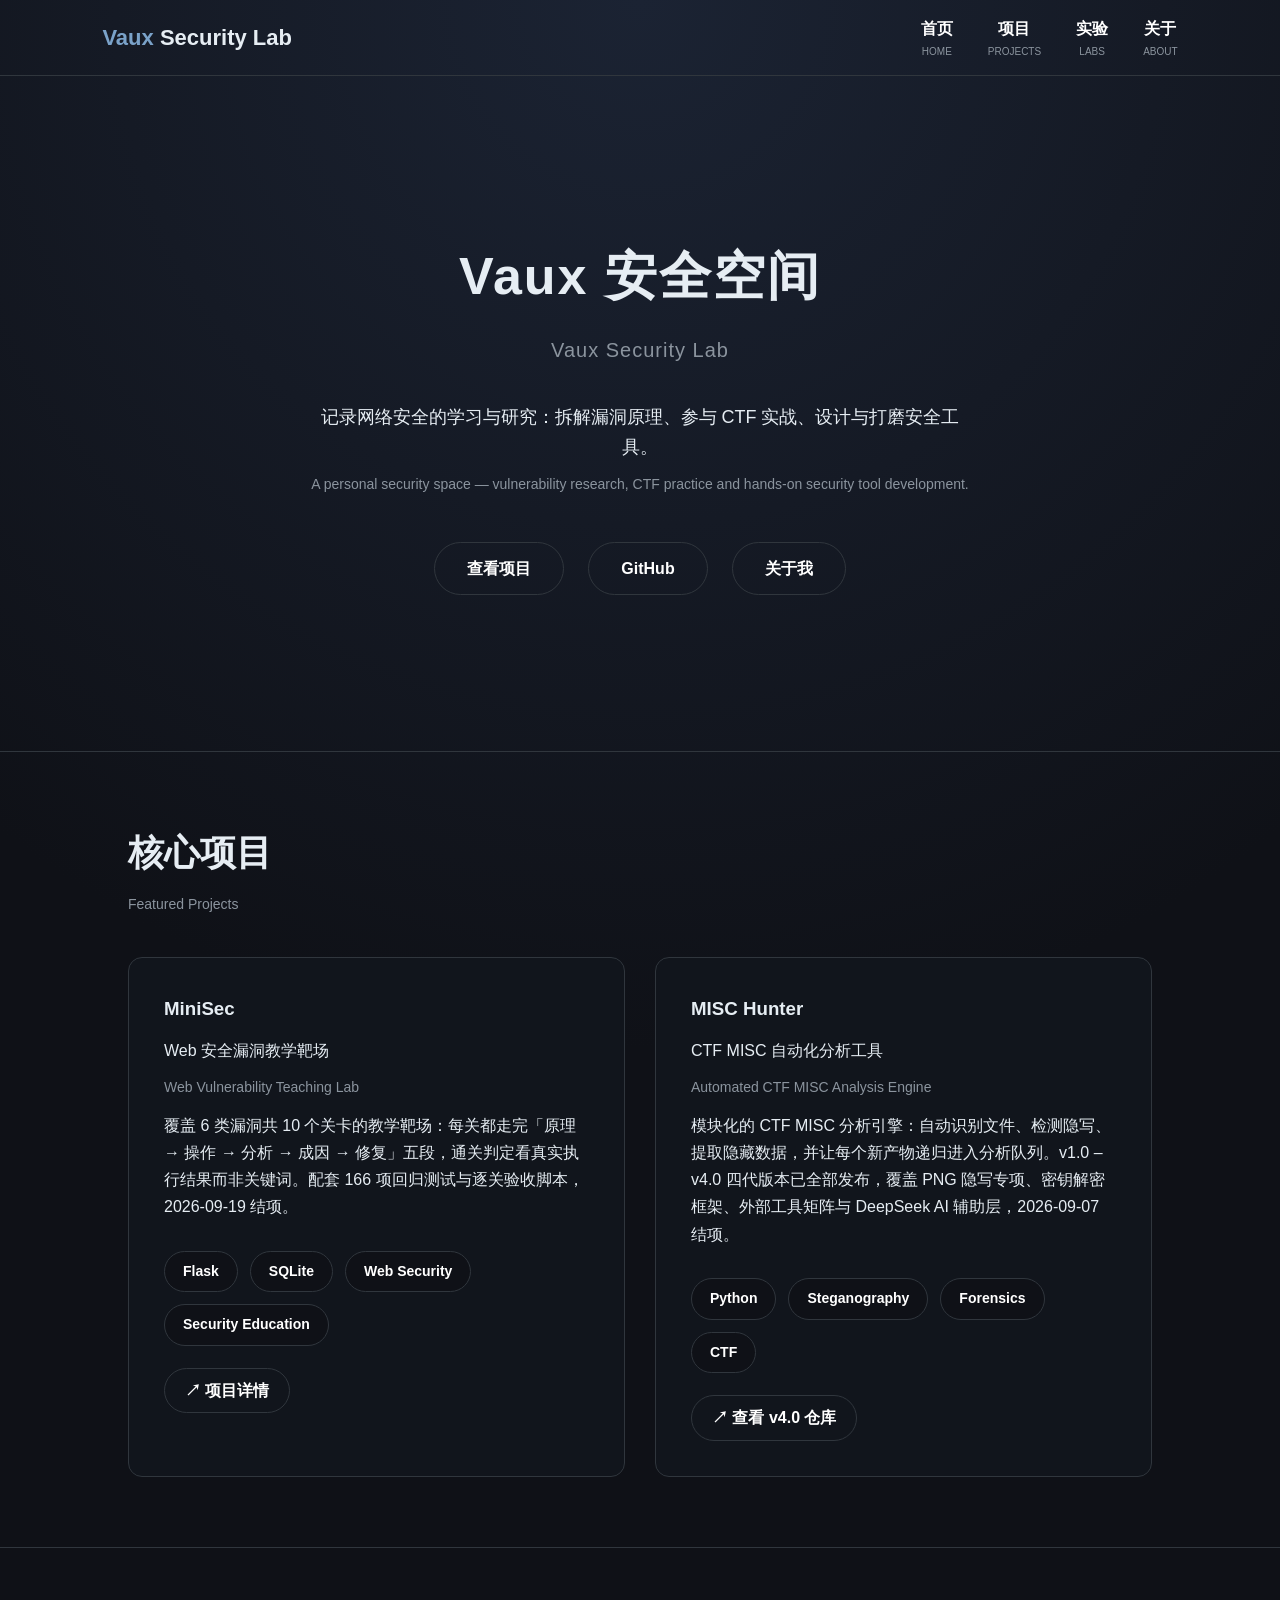
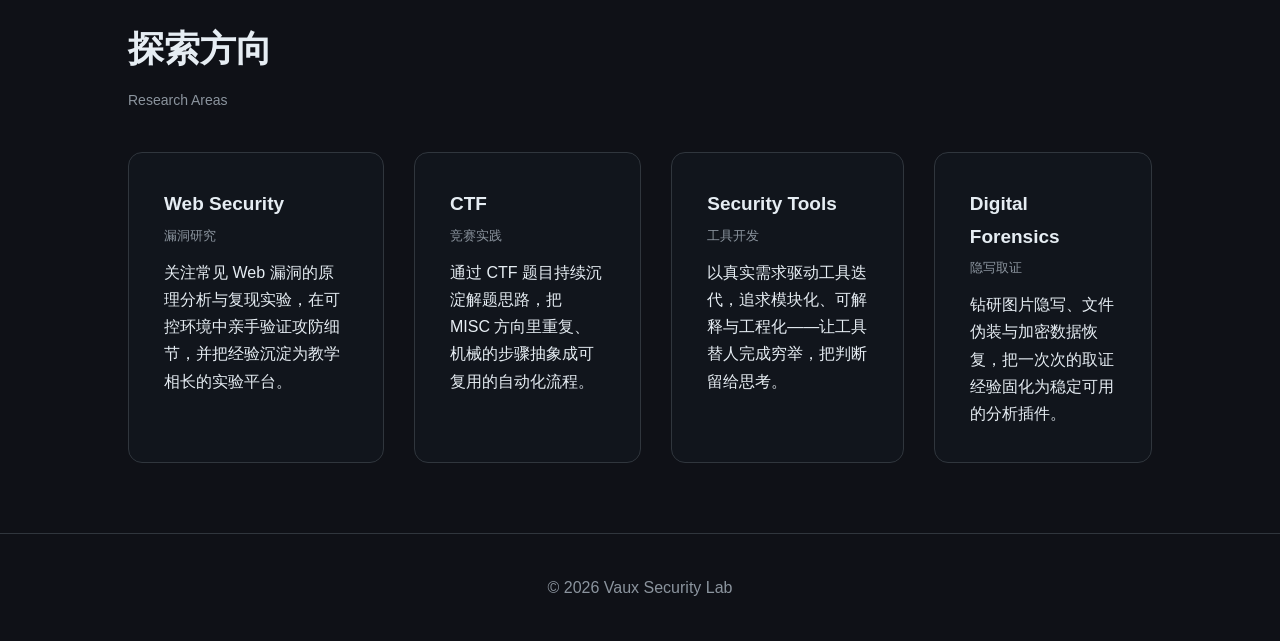
<file: index.html>
<!DOCTYPE html>
<html lang="zh-CN">

<head>

<meta charset="UTF-8">

<meta name="viewport" content="width=device-width, initial-scale=1.0">

<title>Vaux Security Lab</title>

<link rel="stylesheet" href="css/style.css">

</head>

<body>

<header class="navbar">

<div class="logo">

<span>Vaux</span> Security Lab

</div>

<nav>

<a href="index.html">首页<small>HOME</small></a>

<a href="projects.html">项目<small>PROJECTS</small></a>

<a href="labs.html">实验<small>LABS</small></a>

<a href="about.html">关于<small>ABOUT</small></a>

</nav>

</header>

<main>

<section class="hero">

<h1>Vaux 安全空间</h1>

<p class="english">Vaux Security Lab</p>

<p class="description">记录网络安全的学习与研究：拆解漏洞原理、参与 CTF 实战、设计与打磨安全工具。</p>

<p class="english-small">A personal security space — vulnerability research, CTF practice and hands-on security tool development.</p>

<div class="buttons">

<a href="projects.html">查看项目</a>

<a href="https://github.com/Vaux9527" target="_blank">GitHub</a>

<a href="about.html">关于我</a>

</div>

</section>

<section class="featured">

<h2>核心项目</h2>

<p class="english-small">Featured Projects</p>

<div class="project-list">

<div class="project">

<h3>MiniSec</h3>

<p>Web 安全漏洞教学靶场</p>

<p class="english-small">Web Vulnerability Teaching Lab</p>

<p>覆盖 6 类漏洞共 10 个关卡的教学靶场：每关都走完「原理 → 操作 → 分析 → 成因 → 修复」五段，通关判定看真实执行结果而非关键词。配套 166 项回归测试与逐关验收脚本，2026-09-19 结项。</p>

<div class="tech">

<span>Flask</span>

<span>SQLite</span>

<span>Web Security</span>

<span>Security Education</span>

</div>

<a class="project-action" href="projects.html">↗ 项目详情</a>

</div>

<div class="project">

<h3>MISC Hunter</h3>

<p>CTF MISC 自动化分析工具</p>

<p class="english-small">Automated CTF MISC Analysis Engine</p>

<p>模块化的 CTF MISC 分析引擎：自动识别文件、检测隐写、提取隐藏数据，并让每个新产物递归进入分析队列。v1.0 – v4.0 四代版本已全部发布，覆盖 PNG 隐写专项、密钥解密框架、外部工具矩阵与 DeepSeek AI 辅助层，2026-09-07 结项。</p>

<div class="tech">

<span>Python</span>

<span>Steganography</span>

<span>Forensics</span>

<span>CTF</span>

</div>

<a class="project-action" href="https://github.com/Vaux9527/MISC-Hunter-v4.0" target="_blank">↗ 查看 v4.0 仓库</a>

</div>

</div>

</section>

<section class="skills">

<h2>探索方向</h2>

<p class="english-small">Research Areas</p>

<div class="skill-list">

<div>

<h3>Web Security</h3>

<span>漏洞研究</span>

<p>关注常见 Web 漏洞的原理分析与复现实验，在可控环境中亲手验证攻防细节，并把经验沉淀为教学相长的实验平台。</p>

</div>

<div>

<h3>CTF</h3>

<span>竞赛实践</span>

<p>通过 CTF 题目持续沉淀解题思路，把 MISC 方向里重复、机械的步骤抽象成可复用的自动化流程。</p>

</div>

<div>

<h3>Security Tools</h3>

<span>工具开发</span>

<p>以真实需求驱动工具迭代，追求模块化、可解释与工程化——让工具替人完成穷举，把判断留给思考。</p>

</div>

<div>

<h3>Digital Forensics</h3>

<span>隐写取证</span>

<p>钻研图片隐写、文件伪装与加密数据恢复，把一次次的取证经验固化为稳定可用的分析插件。</p>

</div>

</div>

</section>

</main>

<footer>© 2026 Vaux Security Lab</footer>

<script src="js/main.js"></script>

</body>

</html>
</file>
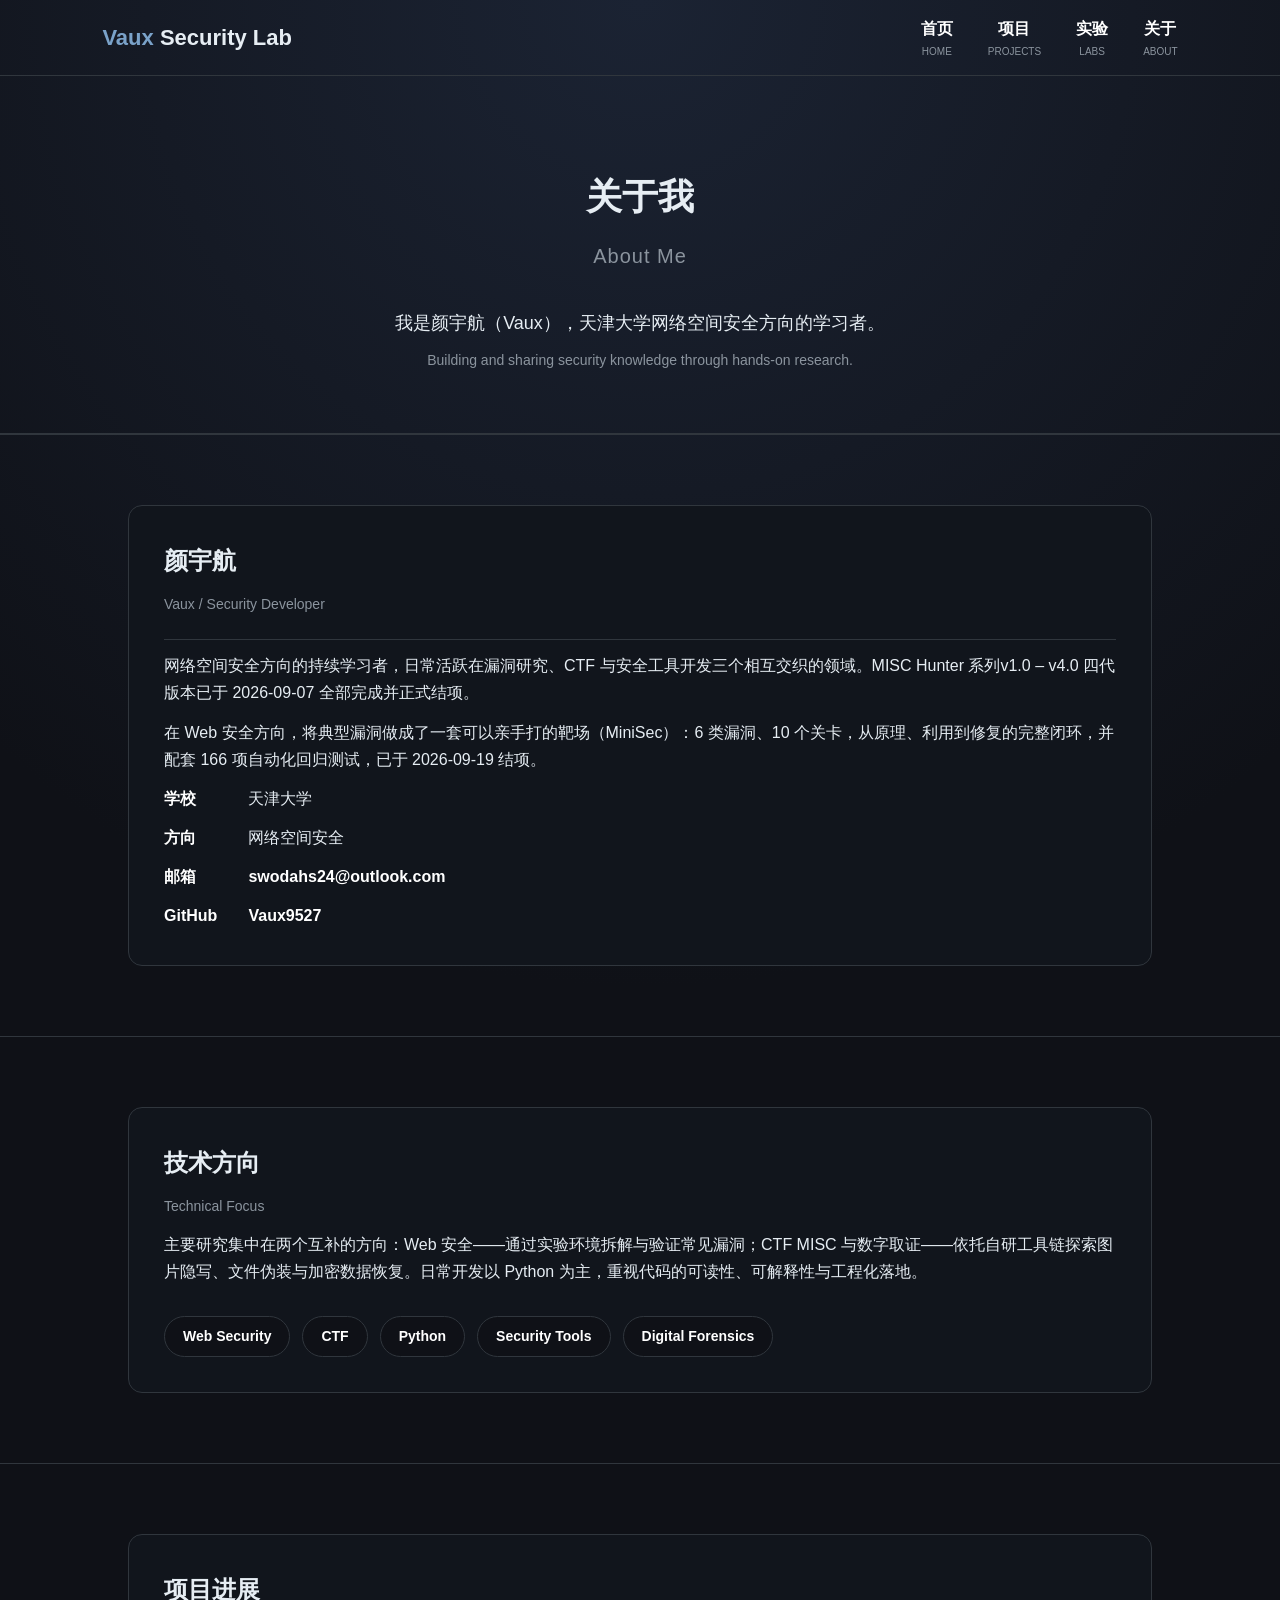
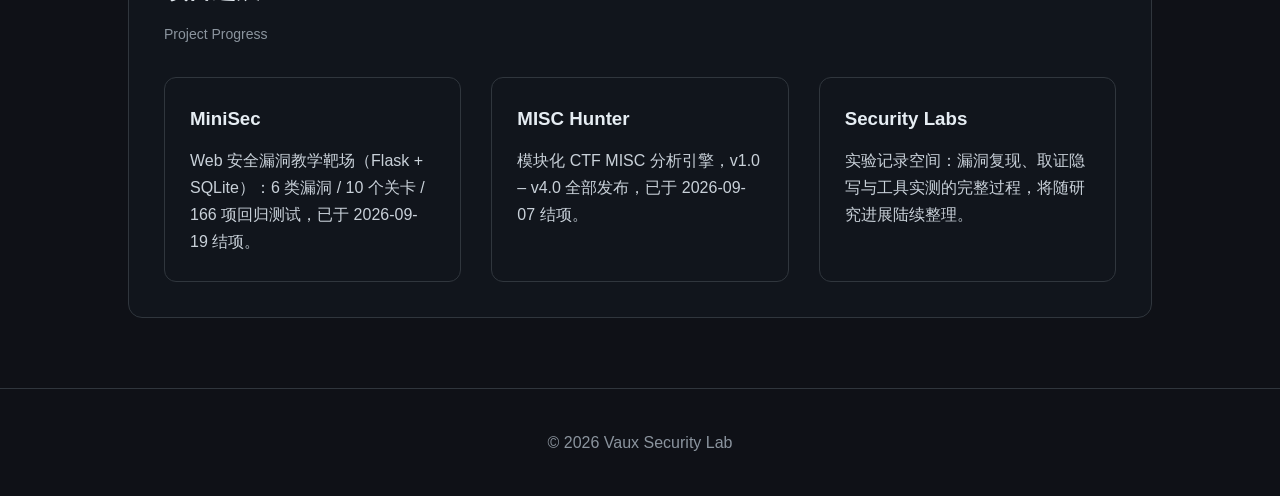
<file: about.html>
<!DOCTYPE html>
<html lang="zh-CN">

<head>

<meta charset="UTF-8">

<meta name="viewport" content="width=device-width, initial-scale=1.0">

<title>About | Vaux Security Lab</title>

<link rel="stylesheet" href="css/style.css">

</head>

<body>

<header class="navbar">

<div class="logo">

<span>Vaux</span> Security Lab

</div>

<nav>

<a href="index.html">首页<small>HOME</small></a>

<a href="projects.html">项目<small>PROJECTS</small></a>

<a href="labs.html">实验<small>LABS</small></a>

<a href="about.html">关于<small>ABOUT</small></a>

</nav>

</header>

<main>

<section class="page-header">

<h1>关于我</h1>

<p class="english">About Me</p>

<p class="description">我是颜宇航（Vaux），天津大学网络空间安全方向的学习者。</p>

<p class="english-small">Building and sharing security knowledge through hands-on research.</p>

</section>

<section class="about-section">

<div class="about-box">

<h2>颜宇航</h2>

<p class="english-small">Vaux / Security Developer</p>

<hr>

<p>网络空间安全方向的持续学习者，日常活跃在漏洞研究、CTF 与安全工具开发三个相互交织的领域。MISC Hunter 系列v1.0 – v4.0 四代版本已于 2026-09-07 全部完成并正式结项。</p>

<p>在 Web 安全方向，将典型漏洞做成了一套可以亲手打的靶场（MiniSec）：6 类漏洞、10 个关卡，从原理、利用到修复的完整闭环，并配套 166 项自动化回归测试，已于 2026-09-19 结项。</p>

<div class="info">

<p><strong>学校</strong> 天津大学</p>

<p><strong>方向</strong> 网络空间安全</p>

<p><strong>邮箱</strong> <a href="mailto:swodahs24@outlook.com">swodahs24@outlook.com</a></p>

<p><strong>GitHub</strong> <a href="https://github.com/Vaux9527" target="_blank">Vaux9527</a></p>

</div>

</div>

</section>

<section class="about-section">

<div class="about-box">

<h2>技术方向</h2>

<p class="english-small">Technical Focus</p>

<p>主要研究集中在两个互补的方向：Web 安全——通过实验环境拆解与验证常见漏洞；CTF MISC 与数字取证——依托自研工具链探索图片隐写、文件伪装与加密数据恢复。日常开发以 Python 为主，重视代码的可读性、可解释性与工程化落地。</p>

<div class="tech">

<span>Web Security</span>

<span>CTF</span>

<span>Python</span>

<span>Security Tools</span>

<span>Digital Forensics</span>

</div>

</div>

</section>

<section class="about-section">

<div class="about-box">

<h2>项目进展</h2>

<p class="english-small">Project Progress</p>

<div class="exploration">

<div>

<h3>MiniSec</h3>

<p>Web 安全漏洞教学靶场（Flask + SQLite）：6 类漏洞 / 10 个关卡 / 166 项回归测试，已于 2026-09-19 结项。</p>

</div>

<div>

<h3>MISC Hunter</h3>

<p>模块化 CTF MISC 分析引擎，v1.0 – v4.0 全部发布，已于 2026-09-07 结项。</p>

</div>

<div>

<h3>Security Labs</h3>

<p>实验记录空间：漏洞复现、取证隐写与工具实测的完整过程，将随研究进展陆续整理。</p>

</div>

</div>

</div>

</section>

</main>

<footer>© 2026 Vaux Security Lab</footer>

<script src="js/main.js"></script>

</body>

</html>
</file>
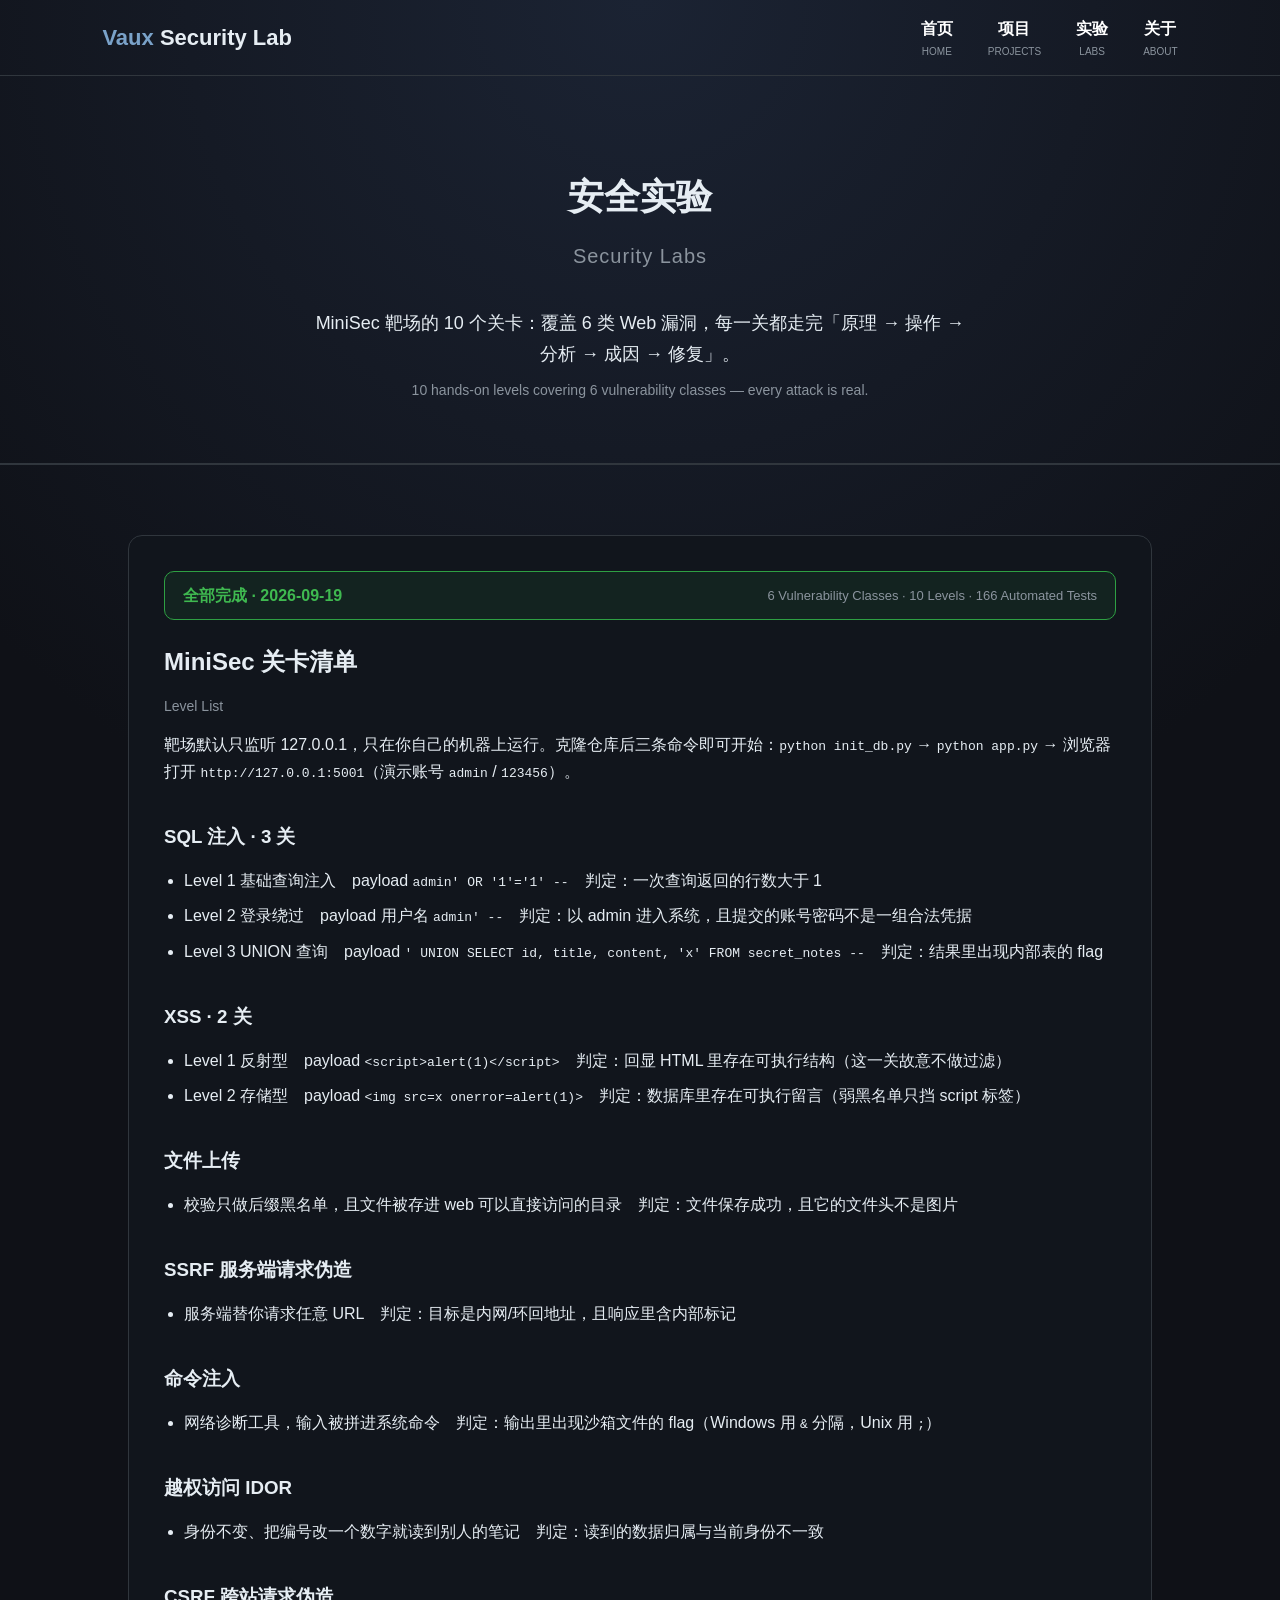
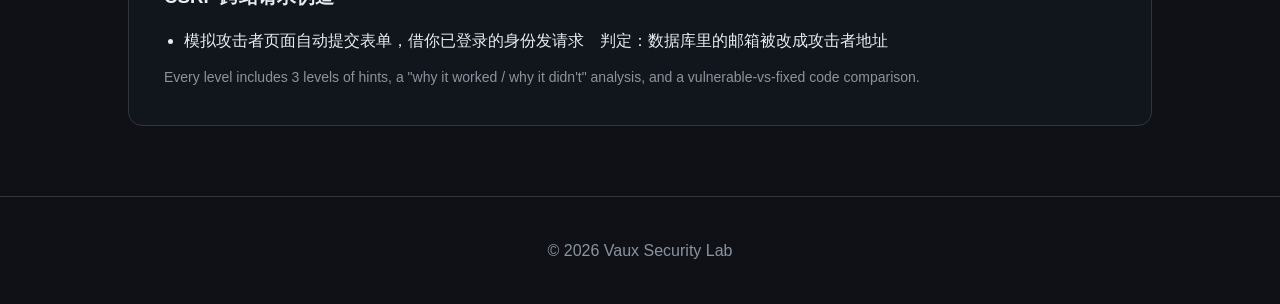
<file: labs.html>
<!DOCTYPE html>
<html lang="zh-CN">

<head>

<meta charset="UTF-8">

<meta name="viewport" content="width=device-width, initial-scale=1.0">

<title>Labs | Vaux Security Lab</title>

<link rel="stylesheet" href="css/style.css">

</head>

<body>

<header class="navbar">

<div class="logo">

<span>Vaux</span> Security Lab

</div>

<nav>

<a href="index.html">首页<small>HOME</small></a>

<a href="projects.html">项目<small>PROJECTS</small></a>

<a href="labs.html">实验<small>LABS</small></a>

<a href="about.html">关于<small>ABOUT</small></a>

</nav>

</header>

<main>

<section class="page-header">

<h1>安全实验</h1>

<p class="english">Security Labs</p>

<p class="description">MiniSec 靶场的 10 个关卡：覆盖 6 类 Web 漏洞，每一关都走完「原理 → 操作 → 分析 → 成因 → 修复」。</p>

<p class="english-small">10 hands-on levels covering 6 vulnerability classes — every attack is real.</p>

</section>

<section class="about-section">

<div class="about-box">

<div class="conclude">

<span class="cn">全部完成 · 2026-09-19</span>

<span class="en">6 Vulnerability Classes · 10 Levels · 166 Automated Tests</span>

</div>

<h2>MiniSec 关卡清单</h2>

<p class="english-small">Level List</p>

<p>靶场默认只监听 127.0.0.1，只在你自己的机器上运行。克隆仓库后三条命令即可开始：<code>python init_db.py</code> → <code>python app.py</code> → 浏览器打开 <code>http://127.0.0.1:5001</code>（演示账号 <code>admin</code> / <code>123456</code>）。</p>

<h3>SQL 注入 · 3 关</h3>

<ul>

<li>Level 1 基础查询注入　payload <code>admin' OR '1'='1' --</code>　判定：一次查询返回的行数大于 1</li>

<li>Level 2 登录绕过　payload 用户名 <code>admin' --</code>　判定：以 admin 进入系统，且提交的账号密码不是一组合法凭据</li>

<li>Level 3 UNION 查询　payload <code>' UNION SELECT id, title, content, 'x' FROM secret_notes --</code>　判定：结果里出现内部表的 flag</li>

</ul>

<h3>XSS · 2 关</h3>

<ul>

<li>Level 1 反射型　payload <code>&lt;script&gt;alert(1)&lt;/script&gt;</code>　判定：回显 HTML 里存在可执行结构（这一关故意不做过滤）</li>

<li>Level 2 存储型　payload <code>&lt;img src=x onerror=alert(1)&gt;</code>　判定：数据库里存在可执行留言（弱黑名单只挡 script 标签）</li>

</ul>

<h3>文件上传</h3>

<ul>

<li>校验只做后缀黑名单，且文件被存进 web 可以直接访问的目录　判定：文件保存成功，且它的文件头不是图片</li>

</ul>

<h3>SSRF 服务端请求伪造</h3>

<ul>

<li>服务端替你请求任意 URL　判定：目标是内网/环回地址，且响应里含内部标记</li>

</ul>

<h3>命令注入</h3>

<ul>

<li>网络诊断工具，输入被拼进系统命令　判定：输出里出现沙箱文件的 flag（Windows 用 <code>&amp;</code> 分隔，Unix 用 <code>;</code>）</li>

</ul>

<h3>越权访问 IDOR</h3>

<ul>

<li>身份不变、把编号改一个数字就读到别人的笔记　判定：读到的数据归属与当前身份不一致</li>

</ul>

<h3>CSRF 跨站请求伪造</h3>

<ul>

<li>模拟攻击者页面自动提交表单，借你已登录的身份发请求　判定：数据库里的邮箱被改成攻击者地址</li>

</ul>

<p class="english-small">Every level includes 3 levels of hints, a "why it worked / why it didn't" analysis, and a vulnerable-vs-fixed code comparison.</p>

</div>

</section>

</main>

<footer>© 2026 Vaux Security Lab</footer>

<script src="js/main.js"></script>

</body>

</html>
</file>
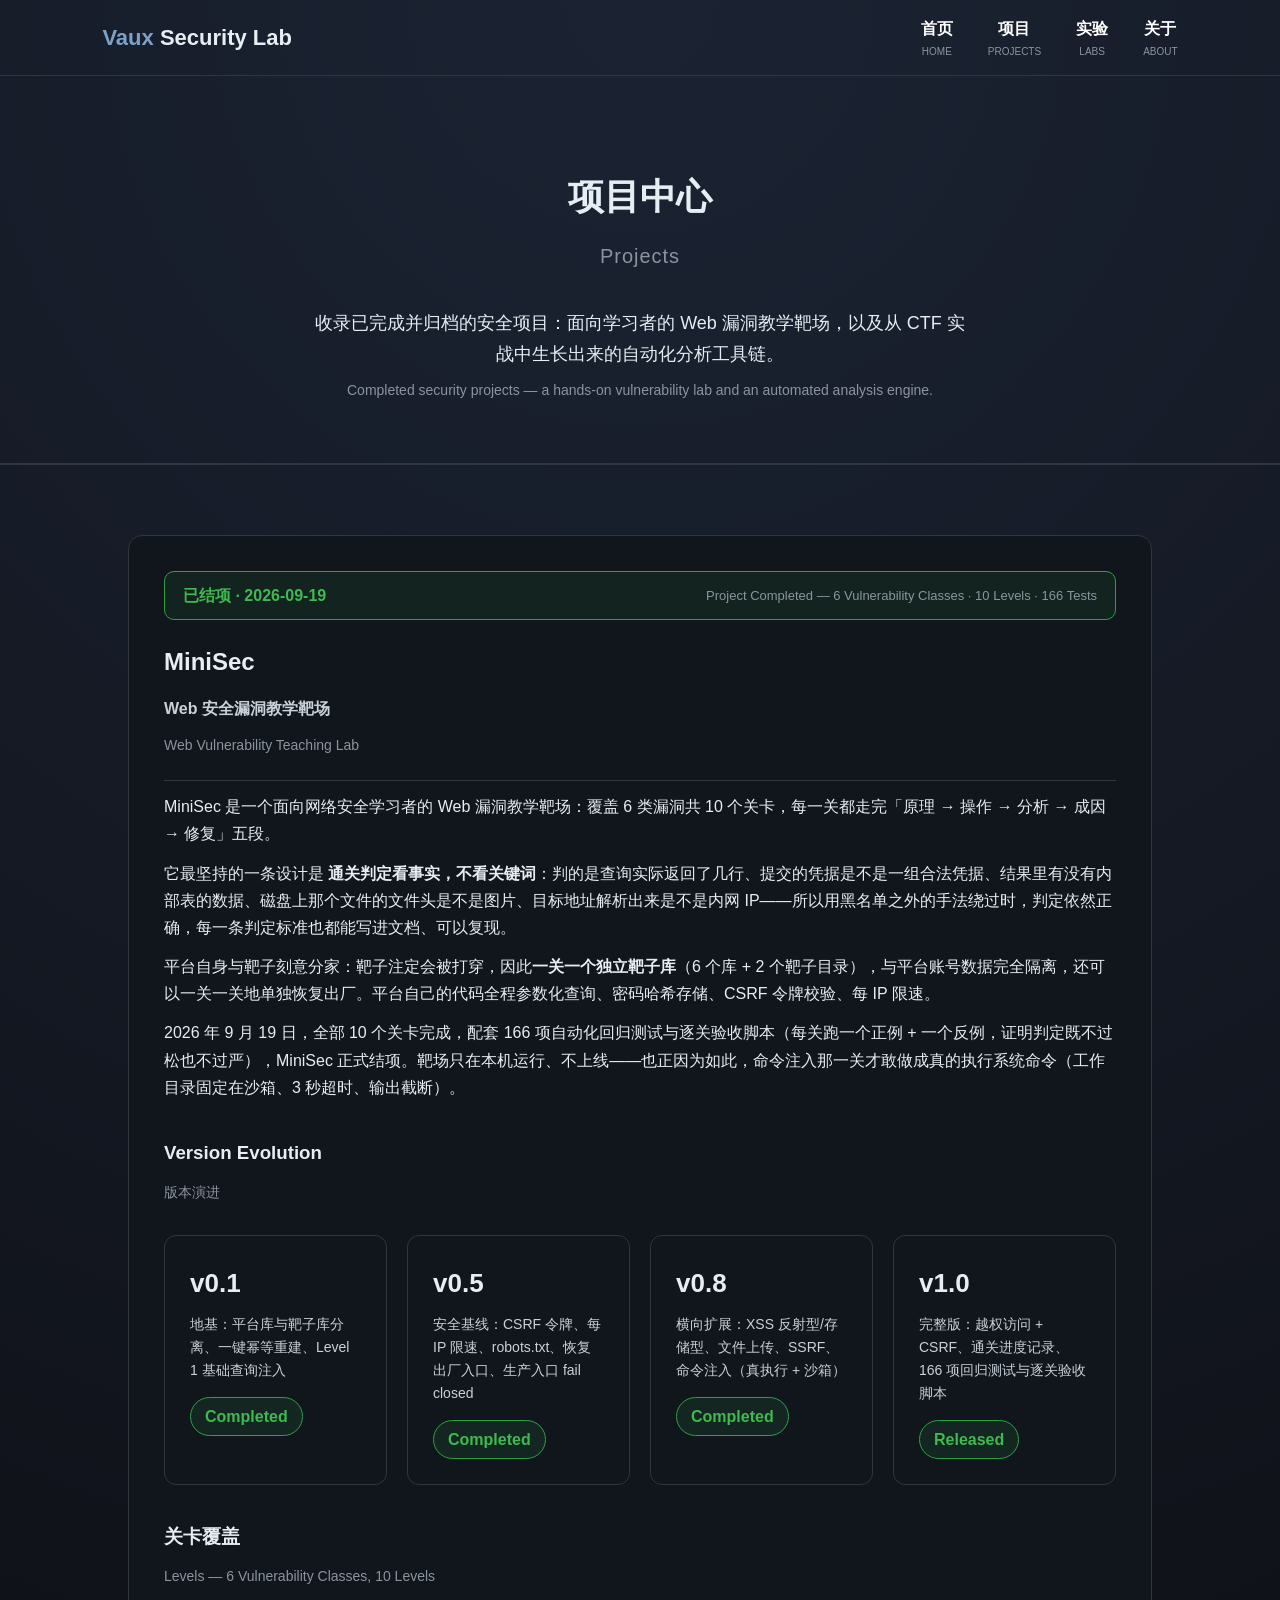
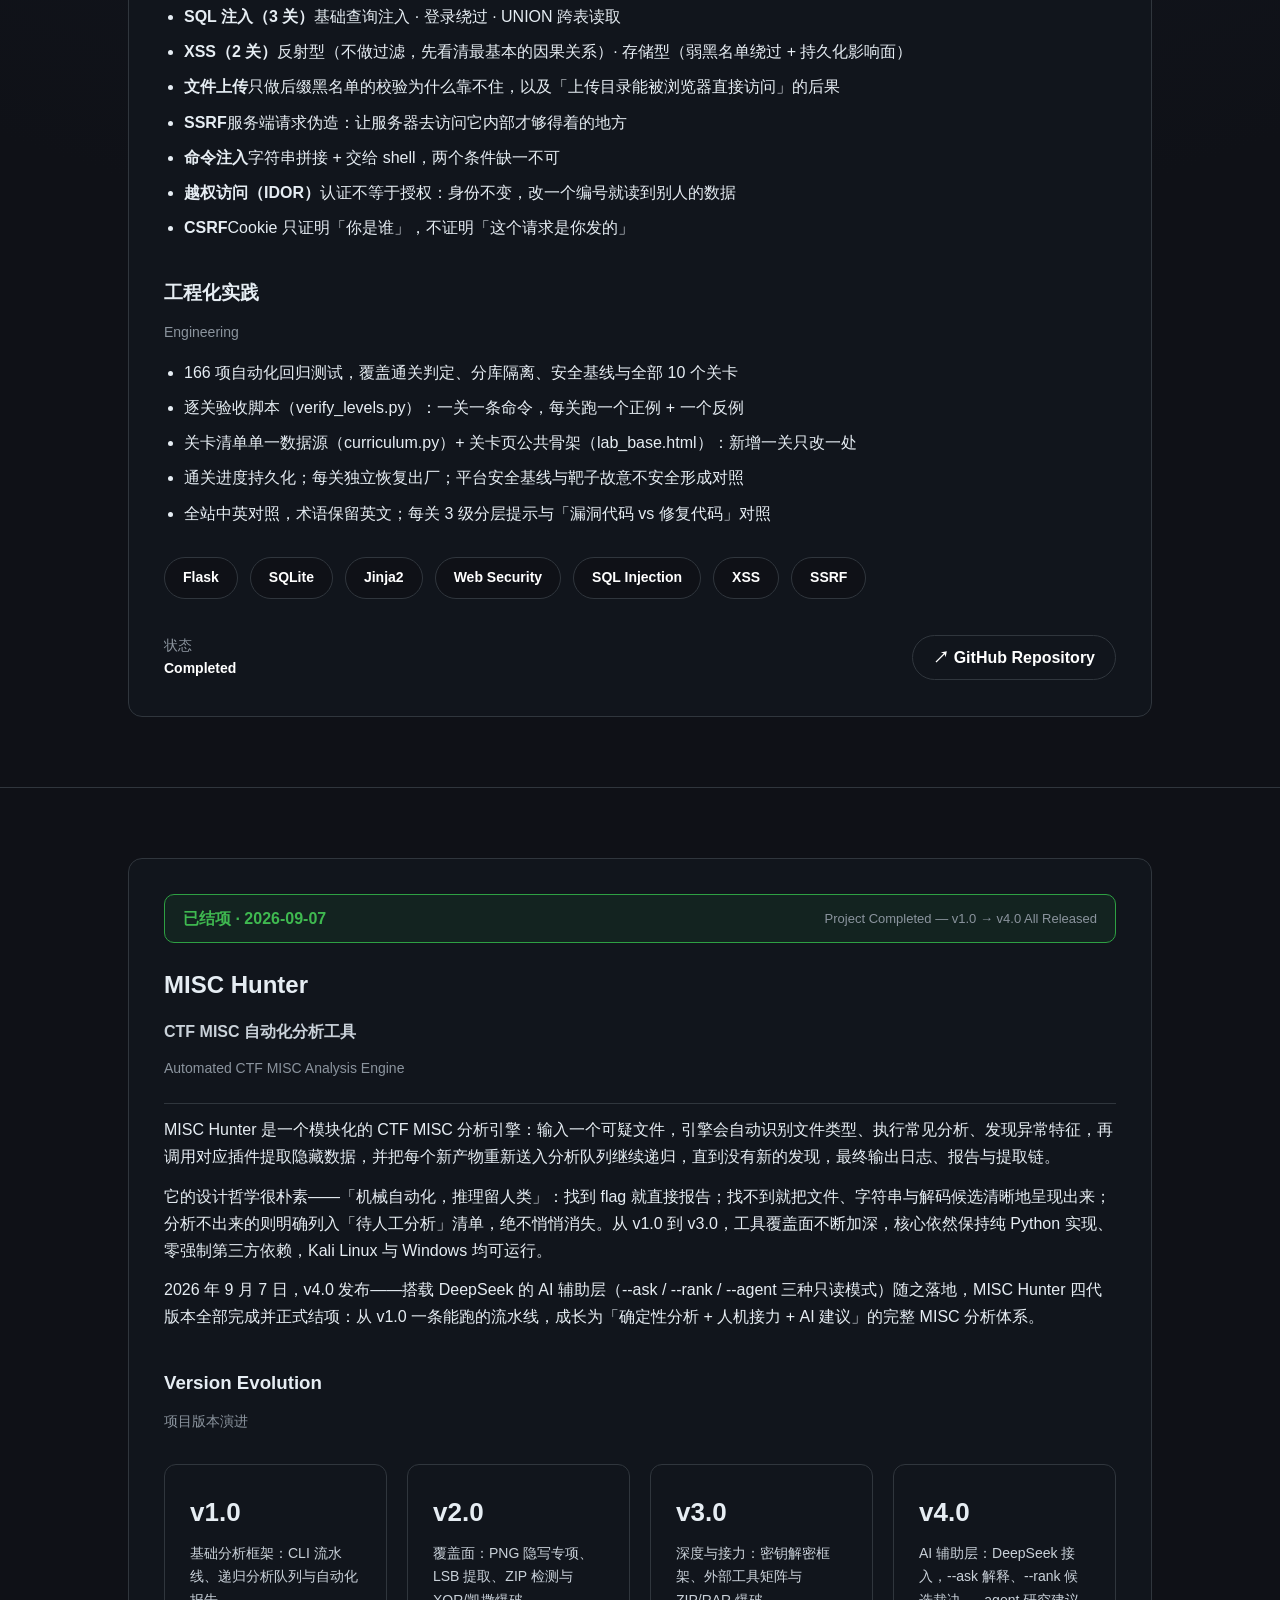
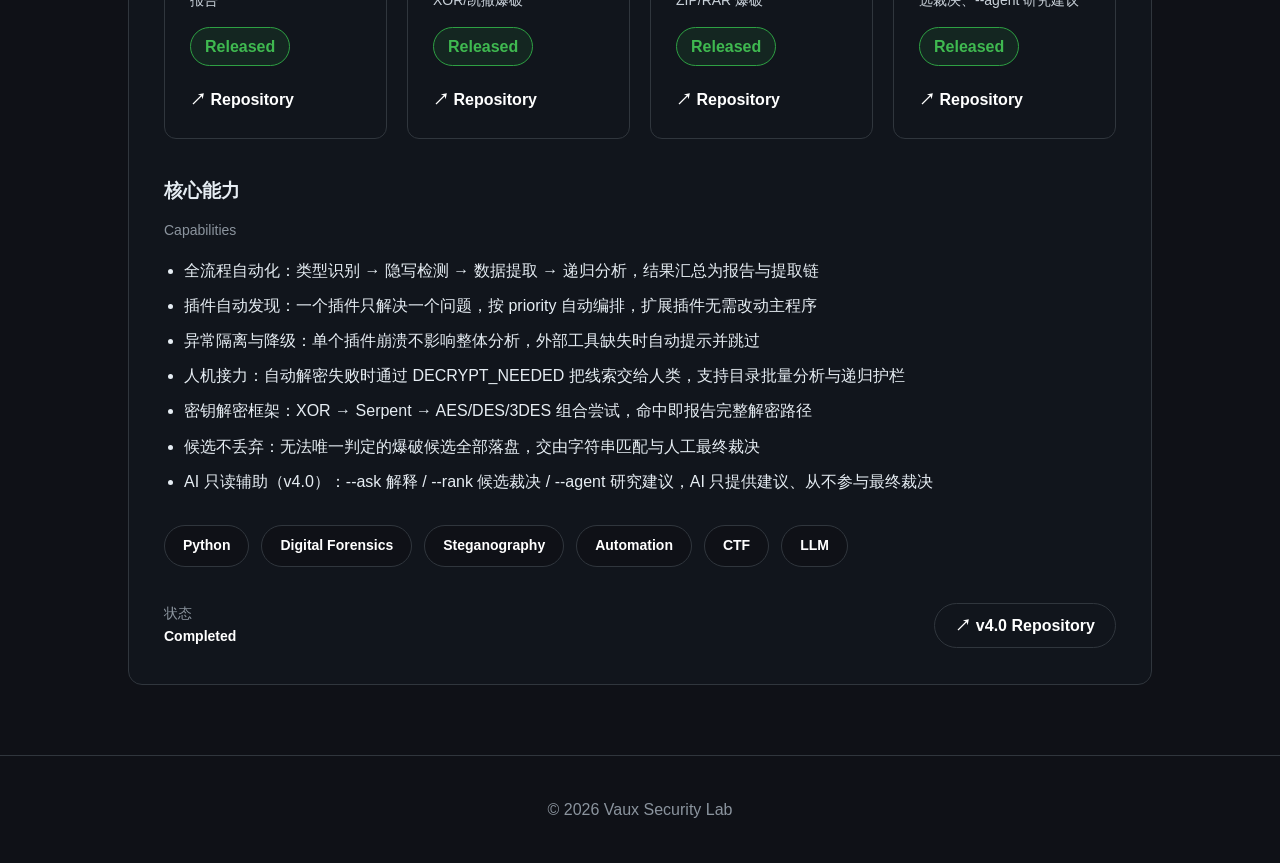
<file: projects.html>
<!DOCTYPE html>
<html lang="zh-CN">

<head>

<meta charset="UTF-8">

<meta name="viewport" content="width=device-width, initial-scale=1.0">

<title>Projects | Vaux Security Lab</title>

<link rel="stylesheet" href="css/style.css">

</head>

<body>

<header class="navbar">

<div class="logo">

<span>Vaux</span> Security Lab

</div>

<nav>

<a href="index.html">首页<small>HOME</small></a>

<a href="projects.html">项目<small>PROJECTS</small></a>

<a href="labs.html">实验<small>LABS</small></a>

<a href="about.html">关于<small>ABOUT</small></a>

</nav>

</header>

<main>

<section class="page-header">

<h1>项目中心</h1>

<p class="english">Projects</p>

<p class="description">收录已完成并归档的安全项目：面向学习者的 Web 漏洞教学靶场，以及从 CTF 实战中生长出来的自动化分析工具链。</p>

<p class="english-small">Completed security projects — a hands-on vulnerability lab and an automated analysis engine.</p>

</section>

<section class="project-detail">

<div class="project-box">

<div class="conclude">

<span class="cn">已结项 · 2026-09-19</span>

<span class="en">Project Completed — 6 Vulnerability Classes · 10 Levels · 166 Tests</span>

</div>

<h2>MiniSec</h2>

<p class="project-subtitle">Web 安全漏洞教学靶场</p>

<p class="english-small">Web Vulnerability Teaching Lab</p>

<hr>

<p>MiniSec 是一个面向网络安全学习者的 Web 漏洞教学靶场：覆盖 6 类漏洞共 10 个关卡，每一关都走完「原理 → 操作 → 分析 → 成因 → 修复」五段。</p>

<p>它最坚持的一条设计是 <strong>通关判定看事实，不看关键词</strong>：判的是查询实际返回了几行、提交的凭据是不是一组合法凭据、结果里有没有内部表的数据、磁盘上那个文件的文件头是不是图片、目标地址解析出来是不是内网 IP——所以用黑名单之外的手法绕过时，判定依然正确，每一条判定标准也都能写进文档、可以复现。</p>

<p>平台自身与靶子刻意分家：靶子注定会被打穿，因此<strong>一关一个独立靶子库</strong>（6 个库 + 2 个靶子目录），与平台账号数据完全隔离，还可以一关一关地单独恢复出厂。平台自己的代码全程参数化查询、密码哈希存储、CSRF 令牌校验、每 IP 限速。</p>

<p>2026 年 9 月 19 日，全部 10 个关卡完成，配套 166 项自动化回归测试与逐关验收脚本（每关跑一个正例 + 一个反例，证明判定既不过松也不过严），MiniSec 正式结项。靶场只在本机运行、不上线——也正因为如此，命令注入那一关才敢做成真的执行系统命令（工作目录固定在沙箱、3 秒超时、输出截断）。</p>

<h3>Version Evolution</h3>

<p class="english-small">版本演进</p>

<div class="version-list">

<div class="version-card">

<h4>v0.1</h4>

<p>地基：平台库与靶子库分离、一键幂等重建、Level 1 基础查询注入</p>

<span class="released">Completed</span>

</div>

<div class="version-card">

<h4>v0.5</h4>

<p>安全基线：CSRF 令牌、每 IP 限速、robots.txt、恢复出厂入口、生产入口 fail closed</p>

<span class="released">Completed</span>

</div>

<div class="version-card">

<h4>v0.8</h4>

<p>横向扩展：XSS 反射型/存储型、文件上传、SSRF、命令注入（真执行 + 沙箱）</p>

<span class="released">Completed</span>

</div>

<div class="version-card">

<h4>v1.0</h4>

<p>完整版：越权访问 + CSRF、通关进度记录、166 项回归测试与逐关验收脚本</p>

<span class="released">Released</span>

</div>

</div>

<h3>关卡覆盖</h3>

<p class="english-small">Levels — 6 Vulnerability Classes, 10 Levels</p>

<ul>

<li><strong>SQL 注入（3 关）</strong>基础查询注入 · 登录绕过 · UNION 跨表读取</li>

<li><strong>XSS（2 关）</strong>反射型（不做过滤，先看清最基本的因果关系）· 存储型（弱黑名单绕过 + 持久化影响面）</li>

<li><strong>文件上传</strong>只做后缀黑名单的校验为什么靠不住，以及「上传目录能被浏览器直接访问」的后果</li>

<li><strong>SSRF</strong>服务端请求伪造：让服务器去访问它内部才够得着的地方</li>

<li><strong>命令注入</strong>字符串拼接 + 交给 shell，两个条件缺一不可</li>

<li><strong>越权访问（IDOR）</strong>认证不等于授权：身份不变，改一个编号就读到别人的数据</li>

<li><strong>CSRF</strong>Cookie 只证明「你是谁」，不证明「这个请求是你发的」</li>

</ul>

<h3>工程化实践</h3>

<p class="english-small">Engineering</p>

<ul>

<li>166 项自动化回归测试，覆盖通关判定、分库隔离、安全基线与全部 10 个关卡</li>

<li>逐关验收脚本（verify_levels.py）：一关一条命令，每关跑一个正例 + 一个反例</li>

<li>关卡清单单一数据源（curriculum.py）+ 关卡页公共骨架（lab_base.html）：新增一关只改一处</li>

<li>通关进度持久化；每关独立恢复出厂；平台安全基线与靶子故意不安全形成对照</li>

<li>全站中英对照，术语保留英文；每关 3 级分层提示与「漏洞代码 vs 修复代码」对照</li>

</ul>

<div class="tech">

<span>Flask</span>

<span>SQLite</span>

<span>Jinja2</span>

<span>Web Security</span>

<span>SQL Injection</span>

<span>XSS</span>

<span>SSRF</span>

</div>

<div class="project-meta">

<div>状态 <strong>Completed</strong></div>

<a href="https://github.com/Vaux9527/Vaux-Security-Lab" target="_blank">↗ GitHub Repository</a>

</div>

</div>

</section>

<section class="project-detail">

<div class="project-box">

<div class="conclude">

<span class="cn">已结项 · 2026-09-07</span>

<span class="en">Project Completed — v1.0 → v4.0 All Released</span>

</div>

<h2>MISC Hunter</h2>

<p class="project-subtitle">CTF MISC 自动化分析工具</p>

<p class="english-small">Automated CTF MISC Analysis Engine</p>

<hr>

<p>MISC Hunter 是一个模块化的 CTF MISC 分析引擎：输入一个可疑文件，引擎会自动识别文件类型、执行常见分析、发现异常特征，再调用对应插件提取隐藏数据，并把每个新产物重新送入分析队列继续递归，直到没有新的发现，最终输出日志、报告与提取链。</p>

<p>它的设计哲学很朴素——「机械自动化，推理留人类」：找到 flag 就直接报告；找不到就把文件、字符串与解码候选清晰地呈现出来；分析不出来的则明确列入「待人工分析」清单，绝不悄悄消失。从 v1.0 到 v3.0，工具覆盖面不断加深，核心依然保持纯 Python 实现、零强制第三方依赖，Kali Linux 与 Windows 均可运行。</p>

<p>2026 年 9 月 7 日，v4.0 发布——搭载 DeepSeek 的 AI 辅助层（--ask / --rank / --agent 三种只读模式）随之落地，MISC Hunter 四代版本全部完成并正式结项：从 v1.0 一条能跑的流水线，成长为「确定性分析 + 人机接力 + AI 建议」的完整 MISC 分析体系。</p>

<h3>Version Evolution</h3>

<p class="english-small">项目版本演进</p>

<div class="version-list">

<div class="version-card">

<h4>v1.0</h4>

<p>基础分析框架：CLI 流水线、递归分析队列与自动化报告</p>

<span class="released">Released</span>

<a href="https://github.com/Vaux9527/MISC-Hunter-v1.0" target="_blank">↗ Repository</a>

</div>

<div class="version-card">

<h4>v2.0</h4>

<p>覆盖面：PNG 隐写专项、LSB 提取、ZIP 检测与 XOR/凯撒爆破</p>

<span class="released">Released</span>

<a href="https://github.com/Vaux9527/MISC-Hunter-v2.0" target="_blank">↗ Repository</a>

</div>

<div class="version-card">

<h4>v3.0</h4>

<p>深度与接力：密钥解密框架、外部工具矩阵与 ZIP/RAR 爆破</p>

<span class="released">Released</span>

<a href="https://github.com/Vaux9527/MISC-Hunter-v3.0" target="_blank">↗ Repository</a>

</div>

<div class="version-card">

<h4>v4.0</h4>

<p>AI 辅助层：DeepSeek 接入，--ask 解释、--rank 候选裁决、--agent 研究建议</p>

<span class="released">Released</span>

<a href="https://github.com/Vaux9527/MISC-Hunter-v4.0" target="_blank">↗ Repository</a>

</div>

</div>

<h3>核心能力</h3>

<p class="english-small">Capabilities</p>

<ul>

<li>全流程自动化：类型识别 → 隐写检测 → 数据提取 → 递归分析，结果汇总为报告与提取链</li>

<li>插件自动发现：一个插件只解决一个问题，按 priority 自动编排，扩展插件无需改动主程序</li>

<li>异常隔离与降级：单个插件崩溃不影响整体分析，外部工具缺失时自动提示并跳过</li>

<li>人机接力：自动解密失败时通过 DECRYPT_NEEDED 把线索交给人类，支持目录批量分析与递归护栏</li>

<li>密钥解密框架：XOR → Serpent → AES/DES/3DES 组合尝试，命中即报告完整解密路径</li>

<li>候选不丢弃：无法唯一判定的爆破候选全部落盘，交由字符串匹配与人工最终裁决</li>

<li>AI 只读辅助（v4.0）：--ask 解释 / --rank 候选裁决 / --agent 研究建议，AI 只提供建议、从不参与最终裁决</li>

</ul>

<div class="tech">

<span>Python</span>

<span>Digital Forensics</span>

<span>Steganography</span>

<span>Automation</span>

<span>CTF</span>

<span>LLM</span>

</div>

<div class="project-meta">

<div>状态 <strong>Completed</strong></div>

<a href="https://github.com/Vaux9527/MISC-Hunter-v4.0" target="_blank">↗ v4.0 Repository</a>

</div>

</div>

</section>

</main>

<footer>© 2026 Vaux Security Lab</footer>

<script src="js/main.js"></script>

</body>

</html>
</file>
<file: css/style.css>
* {

    margin: 0;

    padding: 0;

    box-sizing: border-box;

}


body {

    background:

    radial-gradient(
        circle at top,
        #1b2333 0%,
        #0f1117 45%
    );


    color:#e6edf3;


    font-family:

    "Microsoft YaHei",
    "Segoe UI",
    Arial,
    sans-serif;


    line-height:1.7;

}





/* =====================
   Navigation
===================== */


.navbar {

    height:76px;

    display:flex;

    justify-content:space-between;

    align-items:center;

    padding:0 8%;

    border-bottom:1px solid #30363d;

}



.logo {

    font-size:22px;

    font-weight:700;

}



.logo span {

    color:#7aa2c9;

}





nav {

    display:flex;

    gap:35px;

}



nav a {

    color:#ffffff;

    font-weight:700;

    text-decoration:none;

    display:flex;

    flex-direction:column;

    align-items:center;

    transition:.25s;

}



nav small {

    font-size:10px;

    color:#8b949e;

    font-weight:400;

}



nav a:hover {

    transform:translateY(-2px);

}







/* =====================
   Hero
===================== */


.hero {

    min-height:75vh;

    display:flex;

    flex-direction:column;

    justify-content:center;

    align-items:center;

    text-align:center;

}



.hero h1 {

    font-size:52px;

    letter-spacing:2px;

}



.english {


    margin-top:12px;


    color:#8b949e;


    font-size:20px;


    letter-spacing:1px;


}



.description {

    margin-top:35px;

    max-width:650px;

    font-size:18px;

}



.english-small {

    color:#8b949e;

    font-size:14px;

    margin-top:10px;

}





/* =====================
   Buttons
===================== */


.buttons {

    margin-top:45px;

}



.buttons a {

    display:inline-flex;

    padding:12px 32px;

    margin:0 10px;

    border:1px solid #30363d;

    border-radius:999px;

    color:#ffffff;

    font-weight:700;

    text-decoration:none;

    transition:.25s;

}



.buttons a:hover {

    border-color:#ffffff;

    transform:translateY(-3px);

}







/* =====================
   Sections
===================== */


.featured,

.skills,

.project-detail,

.about-section {

    padding:70px 10%;

    border-top:1px solid #30363d;

}



.featured h2,

.skills h2,

.page-header h1 {

    font-size:36px;

}

.page-header {


    padding:

    90px 10% 60px;


    text-align:center;


    border-bottom:

    1px solid #30363d;


}




.page-header .description {


    margin-left:auto;


    margin-right:auto;


}




/* =====================
   Cards
===================== */


.project,

.skill-list div,

.project-box,

.about-box {

    border:1px solid #30363d;

    border-radius:14px;

    background:#11151c;

    padding:35px;

    transition:.25s;

}



.project:hover,

.skill-list div:hover,

.project-box:hover,

.about-box:hover {

    border-color:#ffffff;

    transform:translateY(-5px);

}







.project-list,

.skill-list {

    display:flex;

    gap:30px;

    margin-top:40px;

}





.project {

    flex:1;

}







/* =====================
   Tech Tags 胶囊
===================== */


.tech {

    display:flex;

    flex-wrap:wrap;

    gap:12px;

    margin-top:30px;

}



.tech span {

    display:inline-flex;

    padding:8px 18px;

    border-radius:999px;

    border:1px solid #30363d;

    background:#0f1117;

    color:#ffffff;

    font-weight:700;

    font-size:14px;

    transition:.25s;

}



.tech span:hover {

    border-color:#ffffff;

    transform:translateY(-2px);

}







/* =====================
   Project Meta
===================== */


.project-meta {

    margin-top:35px;

    display:flex;

    justify-content:space-between;

    align-items:center;

}



.project-meta div {

    color:#8b949e;

    font-size:14px;

}



.project-meta strong {

    display:block;

    color:#ffffff;

    font-weight:700;

}



.project-meta a {

    display:inline-flex;

    padding:8px 20px;

    border-radius:999px;

    border:1px solid #30363d;

    color:#ffffff;

    font-weight:700;

    text-decoration:none;

    transition:.25s;

}



.project-meta a:hover {

    border-color:#ffffff;

}







/* =====================
   Version Cards
===================== */


.version-list {

    display:flex;

    gap:20px;

    margin-top:30px;

}



.version-card {

    flex:1;

    padding:25px;

    border:1px solid #30363d;

    border-radius:12px;

    background:#11151c;

}



.version-card h4 {

    font-size:26px;

}



.version-card span {

    display:inline-flex;

    margin-top:15px;

    padding:5px 14px;

    border-radius:999px;

    border:1px solid #30363d;

    color:#ffffff;

    font-weight:700;

}



.version-card a {

    display:block;

    margin-top:20px;

    color:#ffffff;

    font-weight:700;

    text-decoration:none;

}





/* =====================
   About Links
===================== */


.info a {

    color:#ffffff;

    font-weight:700;

    text-decoration:none;

}



.info a:hover {

    text-decoration:underline;

}







.info strong {

    display:inline-block;

    width:80px;

    color:#ffffff;

}





.exploration {

    display:flex;

    gap:30px;

    margin-top:30px;

}



.exploration div {

    flex:1;

    padding:25px;

    border:1px solid #30363d;

    border-radius:12px;

}







/* =====================
   Footer
===================== */


footer {

    text-align:center;

    padding:40px;

    color:#8b949e;

    border-top:1px solid #30363d;

}







/* =====================
   Typography & Content Extras
===================== */

.project-box p,
.about-box p,
.project p,
.skill-list div p,
.exploration p {

    margin-top:12px;

}



.project-box h2,
.about-box h2 {

    margin-bottom:6px;

}



.project-box h3,
.about-box h3 {

    margin-top:36px;

}



.project h3,
.exploration h3,
.skill-list div h3 {

    margin-top:0;

}



.skill-list div h3 {

    font-size:19px;

}



.skill-list div span {

    display:block;

    margin-top:4px;

    color:#8b949e;

    font-size:13px;

}



.exploration div p {

    color:#c9d1d9;

}



.project-subtitle {

    color:#c9d1d9;

    font-size:16px;

    font-weight:700;

}



.project-box hr,
.about-box hr {

    border:none;

    border-top:1px solid #30363d;

    margin:22px 0 12px;

}



.project-box ul,
.about-box ul {

    margin:14px 0 0 20px;

    padding:0;

}



.project-box li,
.about-box li {

    margin:8px 0;

}



.version-card p {

    margin-top:8px;

    font-size:14px;

    color:#c9d1d9;

    line-height:1.65;

}



.version-card span.released {

    border-color:#2ea043;

    color:#3fb950;

    background:rgba(46,160,67,.12);

}





.conclude {

    display:flex;

    flex-wrap:wrap;

    justify-content:space-between;

    align-items:center;

    gap:6px 20px;

    margin-bottom:22px;

    padding:10px 18px;

    border:1px solid #2ea043;

    border-radius:10px;

    background:rgba(46,160,67,.1);

    font-weight:700;

}



.conclude .cn {

    color:#3fb950;

}



.conclude .en {

    color:#8b949e;

    font-weight:400;

    font-size:13px;

}



.project-action {

    display:inline-flex;

    margin-top:22px;

    padding:8px 20px;

    border-radius:999px;

    border:1px solid #30363d;

    color:#ffffff;

    font-weight:700;

    text-decoration:none;

    transition:.25s;

}



.project-action:hover {

    border-color:#ffffff;

    transform:translateY(-2px);

}





/* =====================
   Mobile
===================== */


@media(max-width:800px){


.navbar {

    padding:0 5%;

}


nav {

    gap:15px;

}


.hero h1 {


    font-size:52px;


    letter-spacing:3px;


    font-weight:800;


}


.project-list,

.skill-list,

.version-list,

.exploration {

    flex-direction:column;

}


}
</file>
